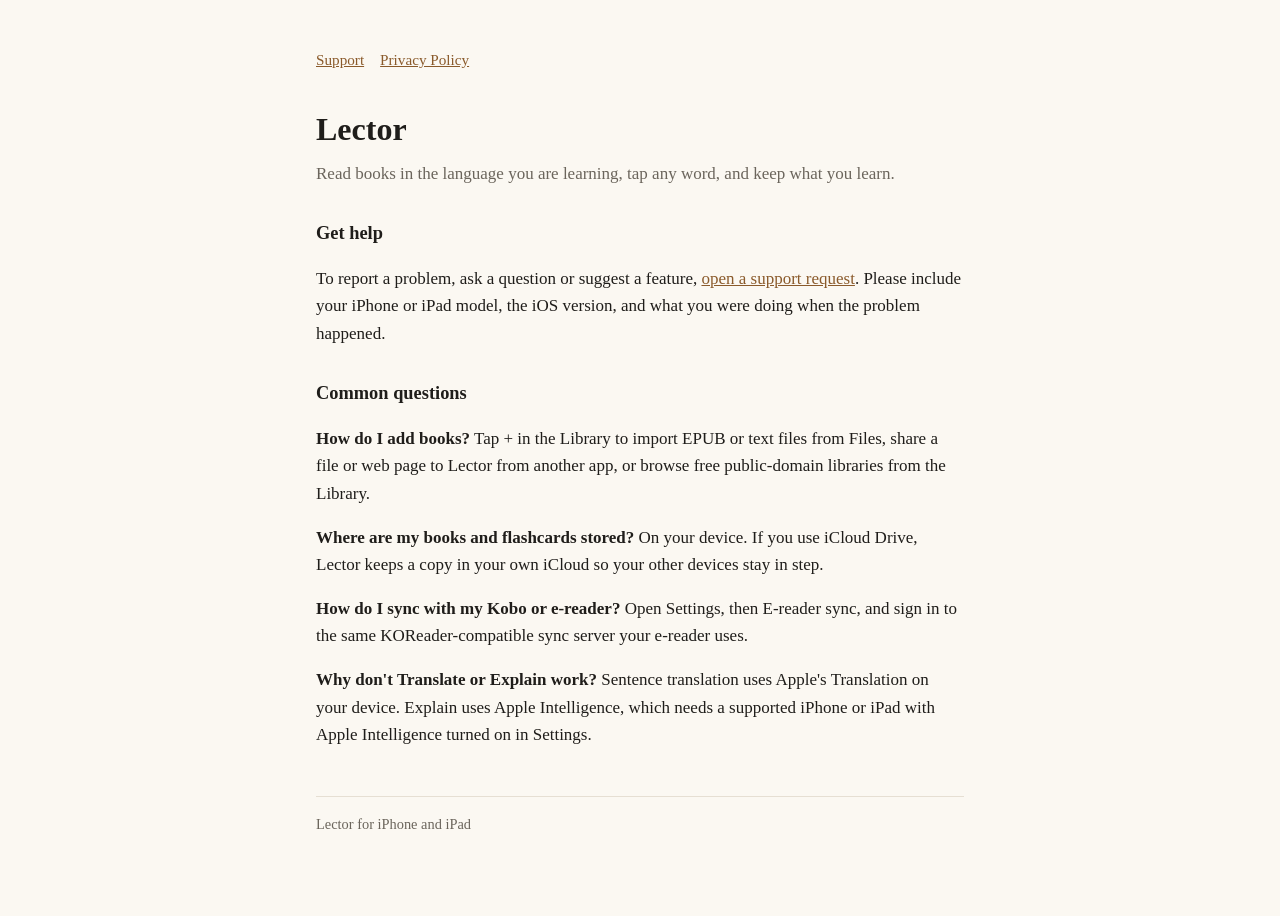
<file: index.html>
<!doctype html><html lang="en"><head><meta charset="utf-8"><meta name="viewport" content="width=device-width,initial-scale=1">
<title>Lector Support</title><link rel="stylesheet" href="style.css"></head><body><main>
<nav><a href="./">Support</a><a href="privacy.html">Privacy Policy</a></nav>
<h1>Lector</h1><p class="sub">Read books in the language you are learning, tap any word, and keep what you learn.</p>
<h2>Get help</h2>
<p>To report a problem, ask a question or suggest a feature, <a href="https://github.com/arslamabad/lector-app/issues/new">open a support request</a>. Please include your iPhone or iPad model, the iOS version, and what you were doing when the problem happened.</p>
<h2>Common questions</h2>
<p><strong>How do I add books?</strong> Tap + in the Library to import EPUB or text files from Files, share a file or web page to Lector from another app, or browse free public-domain libraries from the Library.</p>
<p><strong>Where are my books and flashcards stored?</strong> On your device. If you use iCloud Drive, Lector keeps a copy in your own iCloud so your other devices stay in step.</p>
<p><strong>How do I sync with my Kobo or e-reader?</strong> Open Settings, then E-reader sync, and sign in to the same KOReader-compatible sync server your e-reader uses.</p>
<p><strong>Why don't Translate or Explain work?</strong> Sentence translation uses Apple's Translation on your device. Explain uses Apple Intelligence, which needs a supported iPhone or iPad with Apple Intelligence turned on in Settings.</p>
<footer>Lector for iPhone and iPad</footer>
</main></body></html>
</file>
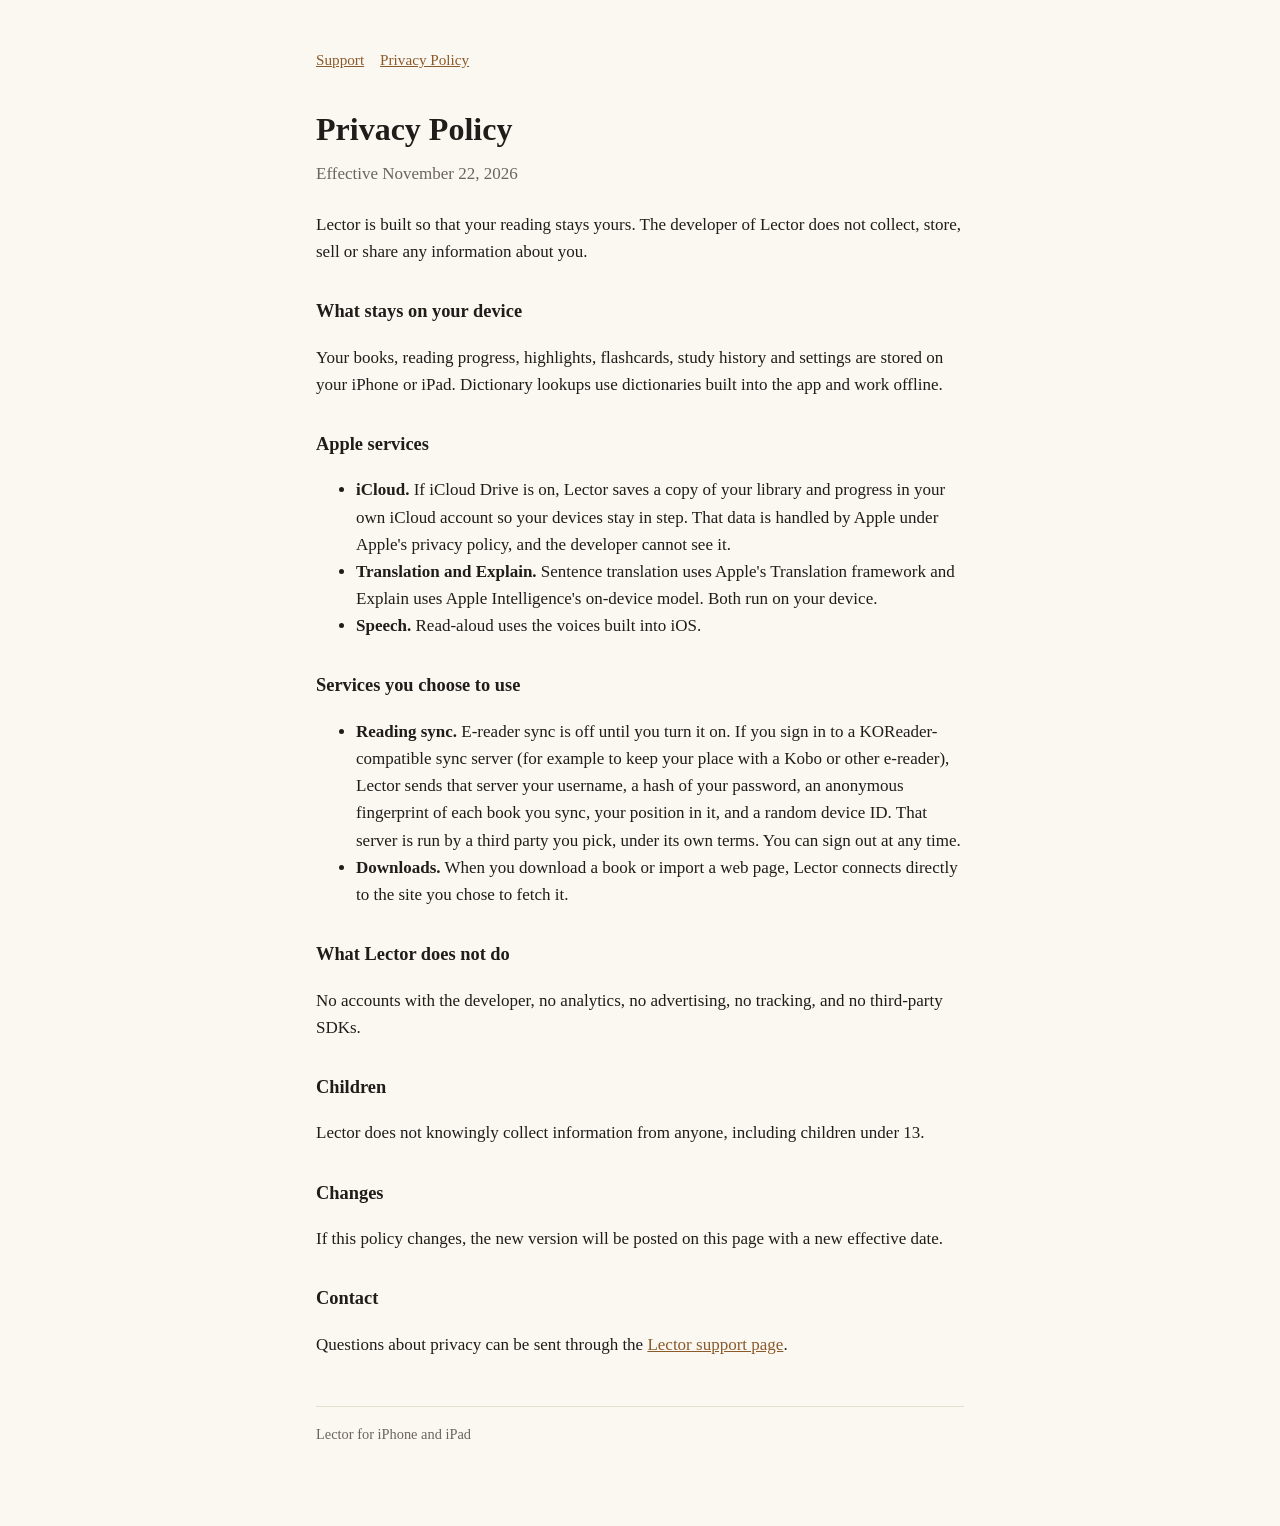
<file: privacy.html>
<!doctype html><html lang="en"><head><meta charset="utf-8"><meta name="viewport" content="width=device-width,initial-scale=1">
<title>Lector Privacy Policy</title><link rel="stylesheet" href="style.css"></head><body><main>
<nav><a href="./">Support</a><a href="privacy.html">Privacy Policy</a></nav>
<h1>Privacy Policy</h1><p class="sub">Effective November 22, 2026</p>
<p>Lector is built so that your reading stays yours. The developer of Lector does not collect, store, sell or share any information about you.</p>
<h2>What stays on your device</h2>
<p>Your books, reading progress, highlights, flashcards, study history and settings are stored on your iPhone or iPad. Dictionary lookups use dictionaries built into the app and work offline.</p>
<h2>Apple services</h2>
<ul>
<li><strong>iCloud.</strong> If iCloud Drive is on, Lector saves a copy of your library and progress in your own iCloud account so your devices stay in step. That data is handled by Apple under Apple's privacy policy, and the developer cannot see it.</li>
<li><strong>Translation and Explain.</strong> Sentence translation uses Apple's Translation framework and Explain uses Apple Intelligence's on-device model. Both run on your device.</li>
<li><strong>Speech.</strong> Read-aloud uses the voices built into iOS.</li>
</ul>
<h2>Services you choose to use</h2>
<ul>
<li><strong>Reading sync.</strong> E-reader sync is off until you turn it on. If you sign in to a KOReader-compatible sync server (for example to keep your place with a Kobo or other e-reader), Lector sends that server your username, a hash of your password, an anonymous fingerprint of each book you sync, your position in it, and a random device ID. That server is run by a third party you pick, under its own terms. You can sign out at any time.</li>
<li><strong>Downloads.</strong> When you download a book or import a web page, Lector connects directly to the site you chose to fetch it.</li>
</ul>
<h2>What Lector does not do</h2>
<p>No accounts with the developer, no analytics, no advertising, no tracking, and no third-party SDKs.</p>
<h2>Children</h2>
<p>Lector does not knowingly collect information from anyone, including children under 13.</p>
<h2>Changes</h2>
<p>If this policy changes, the new version will be posted on this page with a new effective date.</p>
<h2>Contact</h2>
<p>Questions about privacy can be sent through the <a href="https://github.com/arslamabad/lector-app/issues/new">Lector support page</a>.</p>
<footer>Lector for iPhone and iPad</footer>
</main></body></html>
</file>
<file: style.css>
:root{--bg:#fbf8f2;--fg:#1f1d1a;--muted:#6b655c;--accent:#8a5a2b;--line:#e6dfd3}
@media (prefers-color-scheme:dark){:root{--bg:#171512;--fg:#ece6dc;--muted:#a39b8f;--accent:#d9a46b;--line:#2e2a25}}
*{box-sizing:border-box}body{margin:0;background:var(--bg);color:var(--fg);font:17px/1.6 -apple-system,BlinkMacSystemFont,"Iowan Old Style",Georgia,serif}
main{max-width:680px;margin:0 auto;padding:48px 16px 80px}h1{font-size:2rem;margin:0 0 4px}h2{font-size:1.15rem;margin:32px 0 8px}
p,li{color:var(--fg)}.sub{color:var(--muted);margin:0 0 24px}a{color:var(--accent)}nav{display:flex;gap:16px;margin-bottom:32px;font-size:.95rem}
footer{margin-top:48px;padding-top:16px;border-top:1px solid var(--line);color:var(--muted);font-size:.9rem}
</file>
